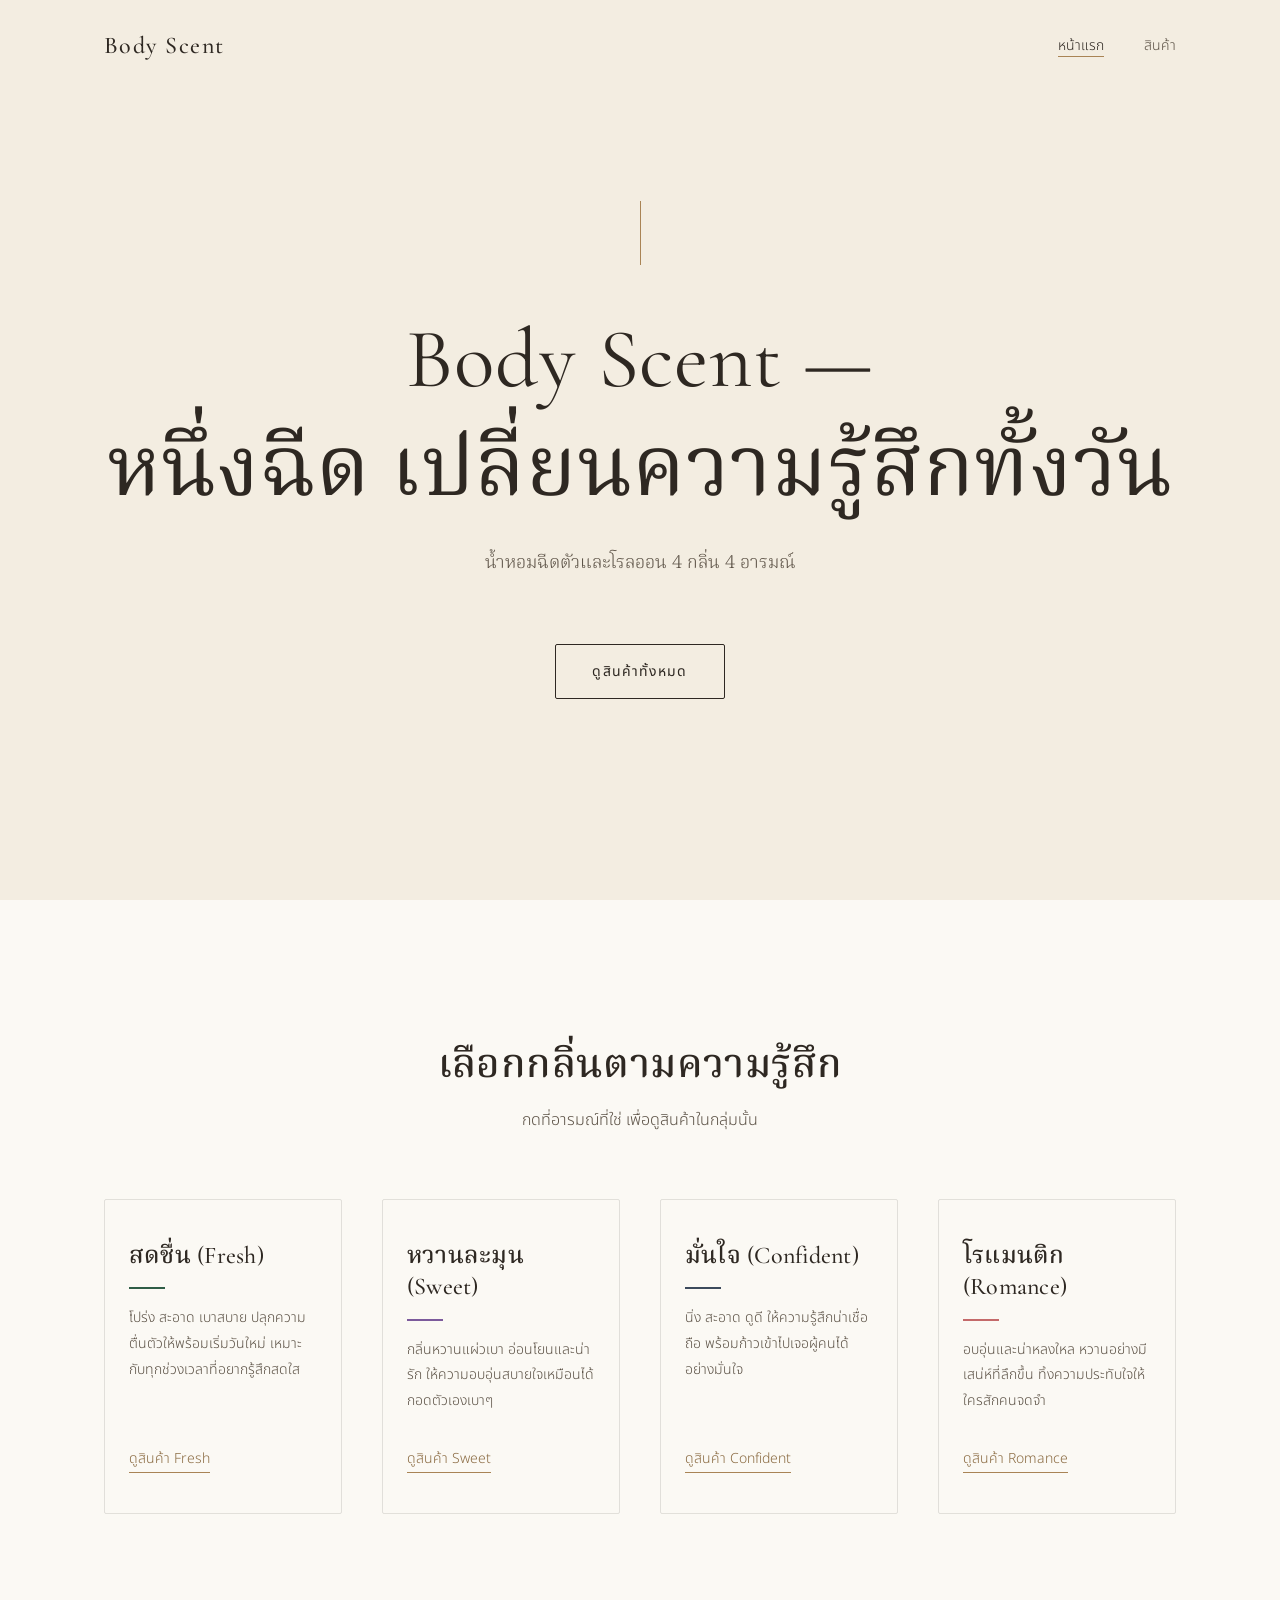
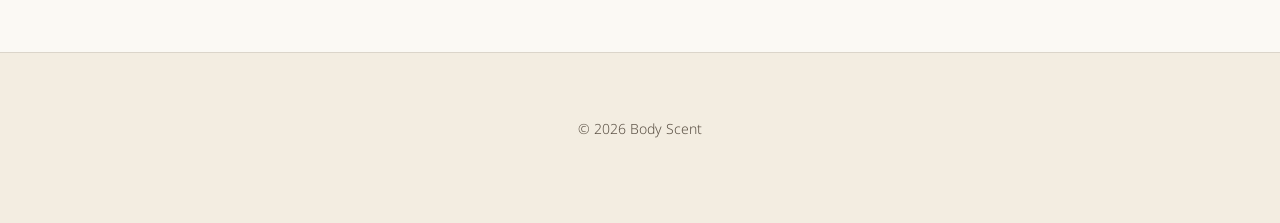
<file: index.html>
<!DOCTYPE html>
<html lang="th">
<head>
  <meta charset="UTF-8">
  <meta name="viewport" content="width=device-width, initial-scale=1">
  <title>Body Scent — หนึ่งฉีด เปลี่ยนความรู้สึกทั้งวัน</title>
  <meta name="description" content="Body Scent น้ำหอมฉีดตัวและโรลออน 4 กลิ่น 4 อารมณ์ สดชื่น หวานละมุน มั่นใจ และโรแมนติก">
  <link rel="stylesheet" href="style.css">
</head>
<body>

  <header class="site-header site-header--overlay">
    <div class="container">
      <a class="brand" href="index.html">Body Scent</a>
      <ul class="site-nav">
        <li><a href="index.html" aria-current="page">หน้าแรก</a></li>
        <li><a href="product.html">สินค้า</a></li>
      </ul>
    </div>
  </header>

  <main>
    <section class="hero">
      <div class="container">
        <span class="hero__rule" aria-hidden="true"></span>
        <h1 class="hero__title">
          <span>Body Scent —</span>
          <span>หนึ่งฉีด เปลี่ยนความรู้สึกทั้งวัน</span>
        </h1>
        <p class="hero__sub">น้ำหอมฉีดตัวและโรลออน 4 กลิ่น 4 อารมณ์</p>
        <a class="btn" href="product.html">ดูสินค้าทั้งหมด</a>
      </div>
    </section>

    <section class="section" id="moods">
      <div class="container">
        <div class="section-head text-center">
          <h2>เลือกกลิ่นตามความรู้สึก</h2>
          <p>กดที่อารมณ์ที่ใช่ เพื่อดูสินค้าในกลุ่มนั้น</p>
        </div>

        <div class="grid grid--4">
          <a class="mood-card mood-fresh" href="product.html?mood=fresh">
            <h3 class="mood-rule">สดชื่น (Fresh)</h3>
            <p>โปร่ง สะอาด เบาสบาย ปลุกความตื่นตัวให้พร้อมเริ่มวันใหม่ เหมาะกับทุกช่วงเวลาที่อยากรู้สึกสดใส</p>
            <span class="mood-card__more">ดูสินค้า Fresh</span>
          </a>

          <a class="mood-card mood-sweet" href="product.html?mood=sweet">
            <h3 class="mood-rule">หวานละมุน (Sweet)</h3>
            <p>กลิ่นหวานแผ่วเบา อ่อนโยนและน่ารัก ให้ความอบอุ่นสบายใจเหมือนได้กอดตัวเองเบาๆ</p>
            <span class="mood-card__more">ดูสินค้า Sweet</span>
          </a>

          <a class="mood-card mood-confident" href="product.html?mood=confident">
            <h3 class="mood-rule">มั่นใจ (Confident)</h3>
            <p>นิ่ง สะอาด ดูดี ให้ความรู้สึกน่าเชื่อถือ พร้อมก้าวเข้าไปเจอผู้คนได้อย่างมั่นใจ</p>
            <span class="mood-card__more">ดูสินค้า Confident</span>
          </a>

          <a class="mood-card mood-romance" href="product.html?mood=romance">
            <h3 class="mood-rule">โรแมนติก (Romance)</h3>
            <p>อบอุ่นและน่าหลงใหล หวานอย่างมีเสน่ห์ที่ลึกขึ้น ทิ้งความประทับใจให้ใครสักคนจดจำ</p>
            <span class="mood-card__more">ดูสินค้า Romance</span>
          </a>
        </div>
      </div>
    </section>
  </main>

  <footer class="site-footer">
    <div class="container text-center">
      <p>&copy; 2026 Body Scent</p>
    </div>
  </footer>

  <script src="script.js"></script>
</body>
</html>
</file>
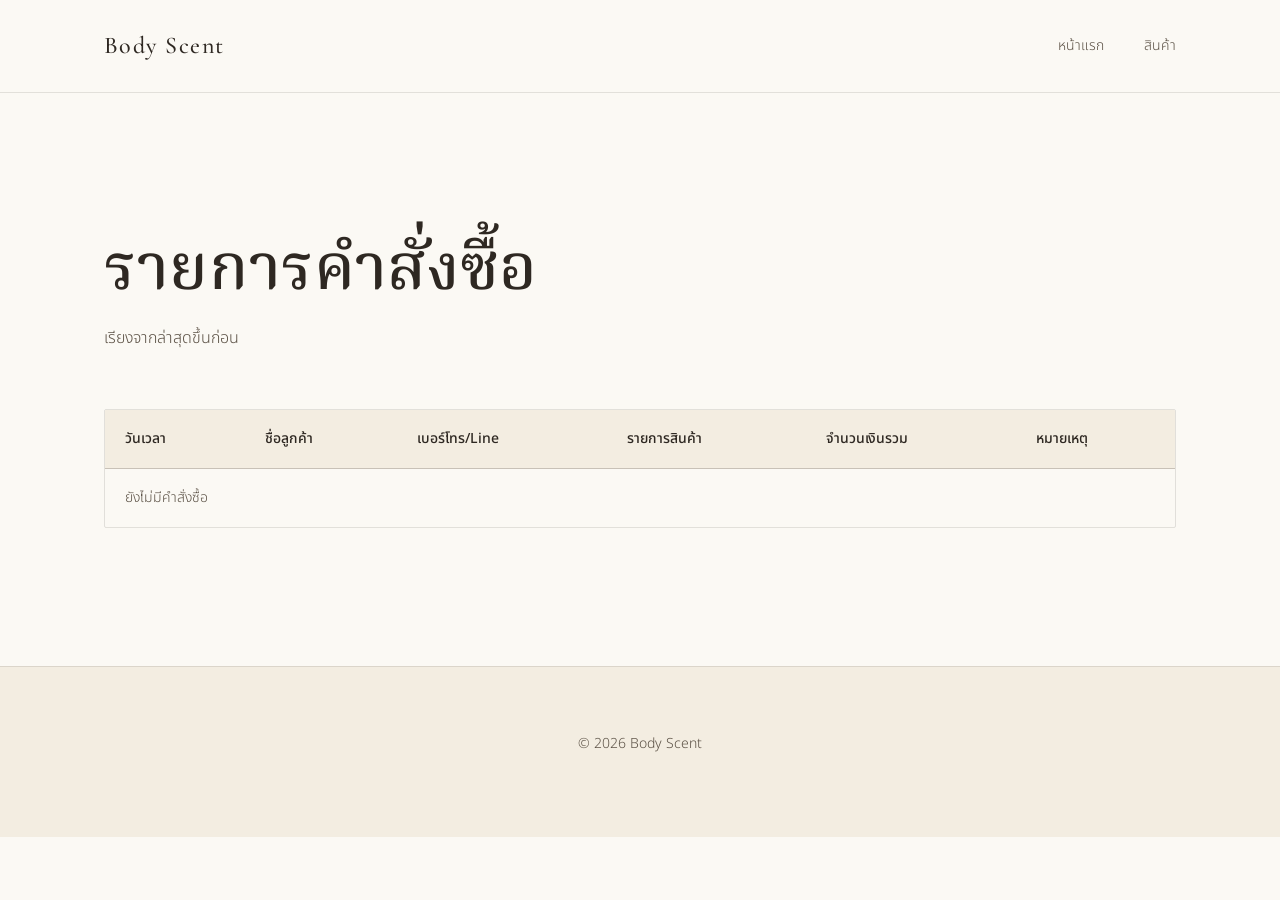
<file: admin.html>
<!DOCTYPE html>
<html lang="th">
<head>
  <meta charset="UTF-8">
  <meta name="viewport" content="width=device-width, initial-scale=1">
  <meta name="robots" content="noindex">
  <title>รายการคำสั่งซื้อ — Body Scent</title>
  <link rel="stylesheet" href="style.css">
</head>
<body>

  <header class="site-header">
    <div class="container">
      <a class="brand" href="index.html">Body Scent</a>
      <ul class="site-nav">
        <li><a href="index.html">หน้าแรก</a></li>
        <li><a href="product.html">สินค้า</a></li>
      </ul>
    </div>
  </header>

  <main>
    <section class="page-header">
      <div class="container">
        <h1>รายการคำสั่งซื้อ</h1>
        <p>เรียงจากล่าสุดขึ้นก่อน</p>
      </div>
    </section>

    <section class="section section--flush-top">
      <div class="container">
        <div class="table-wrap">
          <table id="ordersTable" class="table">
            <thead>
              <tr>
                <th>วันเวลา</th>
                <th>ชื่อลูกค้า</th>
                <th>เบอร์โทร/Line</th>
                <th>รายการสินค้า</th>
                <th>จำนวนเงินรวม</th>
                <th>หมายเหตุ</th>
              </tr>
            </thead>
            <tbody></tbody>
          </table>
        </div>
      </div>
    </section>
  </main>

  <footer class="site-footer">
    <div class="container text-center">
      <p>&copy; 2026 Body Scent</p>
    </div>
  </footer>

  <script src="script.js"></script>
</body>
</html>
</file>
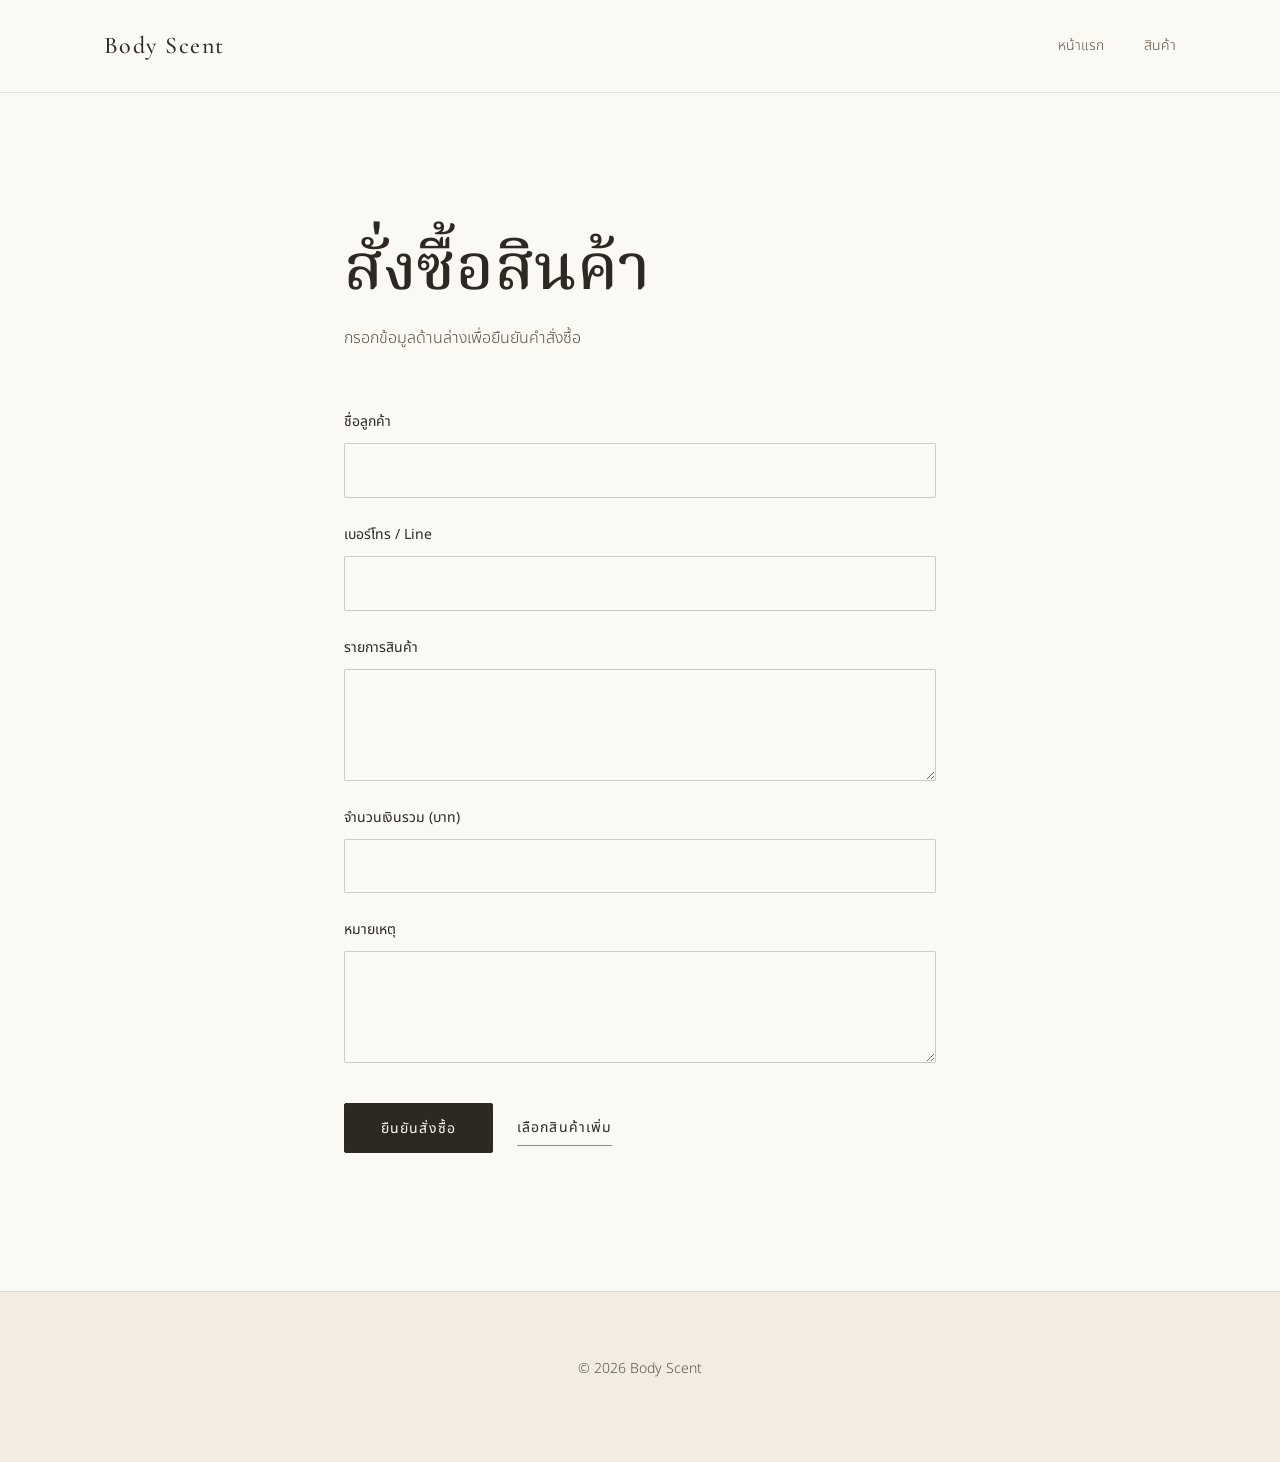
<file: order.html>
<!DOCTYPE html>
<html lang="th">
<head>
  <meta charset="UTF-8">
  <meta name="viewport" content="width=device-width, initial-scale=1">
  <title>สั่งซื้อสินค้า — Body Scent</title>
  <link rel="stylesheet" href="style.css">
</head>
<body>

  <header class="site-header">
    <div class="container">
      <a class="brand" href="index.html">Body Scent</a>
      <ul class="site-nav">
        <li><a href="index.html">หน้าแรก</a></li>
        <li><a href="product.html">สินค้า</a></li>
      </ul>
    </div>
  </header>

  <main>
    <section class="page-header">
      <div class="container container--narrow">
        <h1>สั่งซื้อสินค้า</h1>
        <p>กรอกข้อมูลด้านล่างเพื่อยืนยันคำสั่งซื้อ</p>
      </div>
    </section>

    <section class="section section--flush-top">
      <div class="container container--narrow">
        <form id="orderForm" class="form">
          <div class="field">
            <label for="customerName">ชื่อลูกค้า</label>
            <input type="text" id="customerName" name="customerName" autocomplete="name" required>
          </div>

          <div class="field">
            <label for="contact">เบอร์โทร / Line</label>
            <input type="text" id="contact" name="contact" autocomplete="tel" required>
          </div>

          <div class="field">
            <label for="items">รายการสินค้า</label>
            <textarea id="items" name="items" required></textarea>
          </div>

          <div class="field">
            <label for="total">จำนวนเงินรวม (บาท)</label>
            <input type="text" id="total" name="total" inputmode="numeric" pattern="[0-9]*" required>
          </div>

          <div class="field">
            <label for="note">หมายเหตุ</label>
            <textarea id="note" name="note"></textarea>
          </div>

          <div class="form__actions">
            <button type="submit" class="btn btn--solid">ยืนยันสั่งซื้อ</button>
            <a class="btn btn--text" href="product.html">เลือกสินค้าเพิ่ม</a>
          </div>
        </form>
      </div>
    </section>
  </main>

  <footer class="site-footer">
    <div class="container text-center">
      <p>&copy; 2026 Body Scent</p>
    </div>
  </footer>

  <script src="script.js"></script>
</body>
</html>
</file>
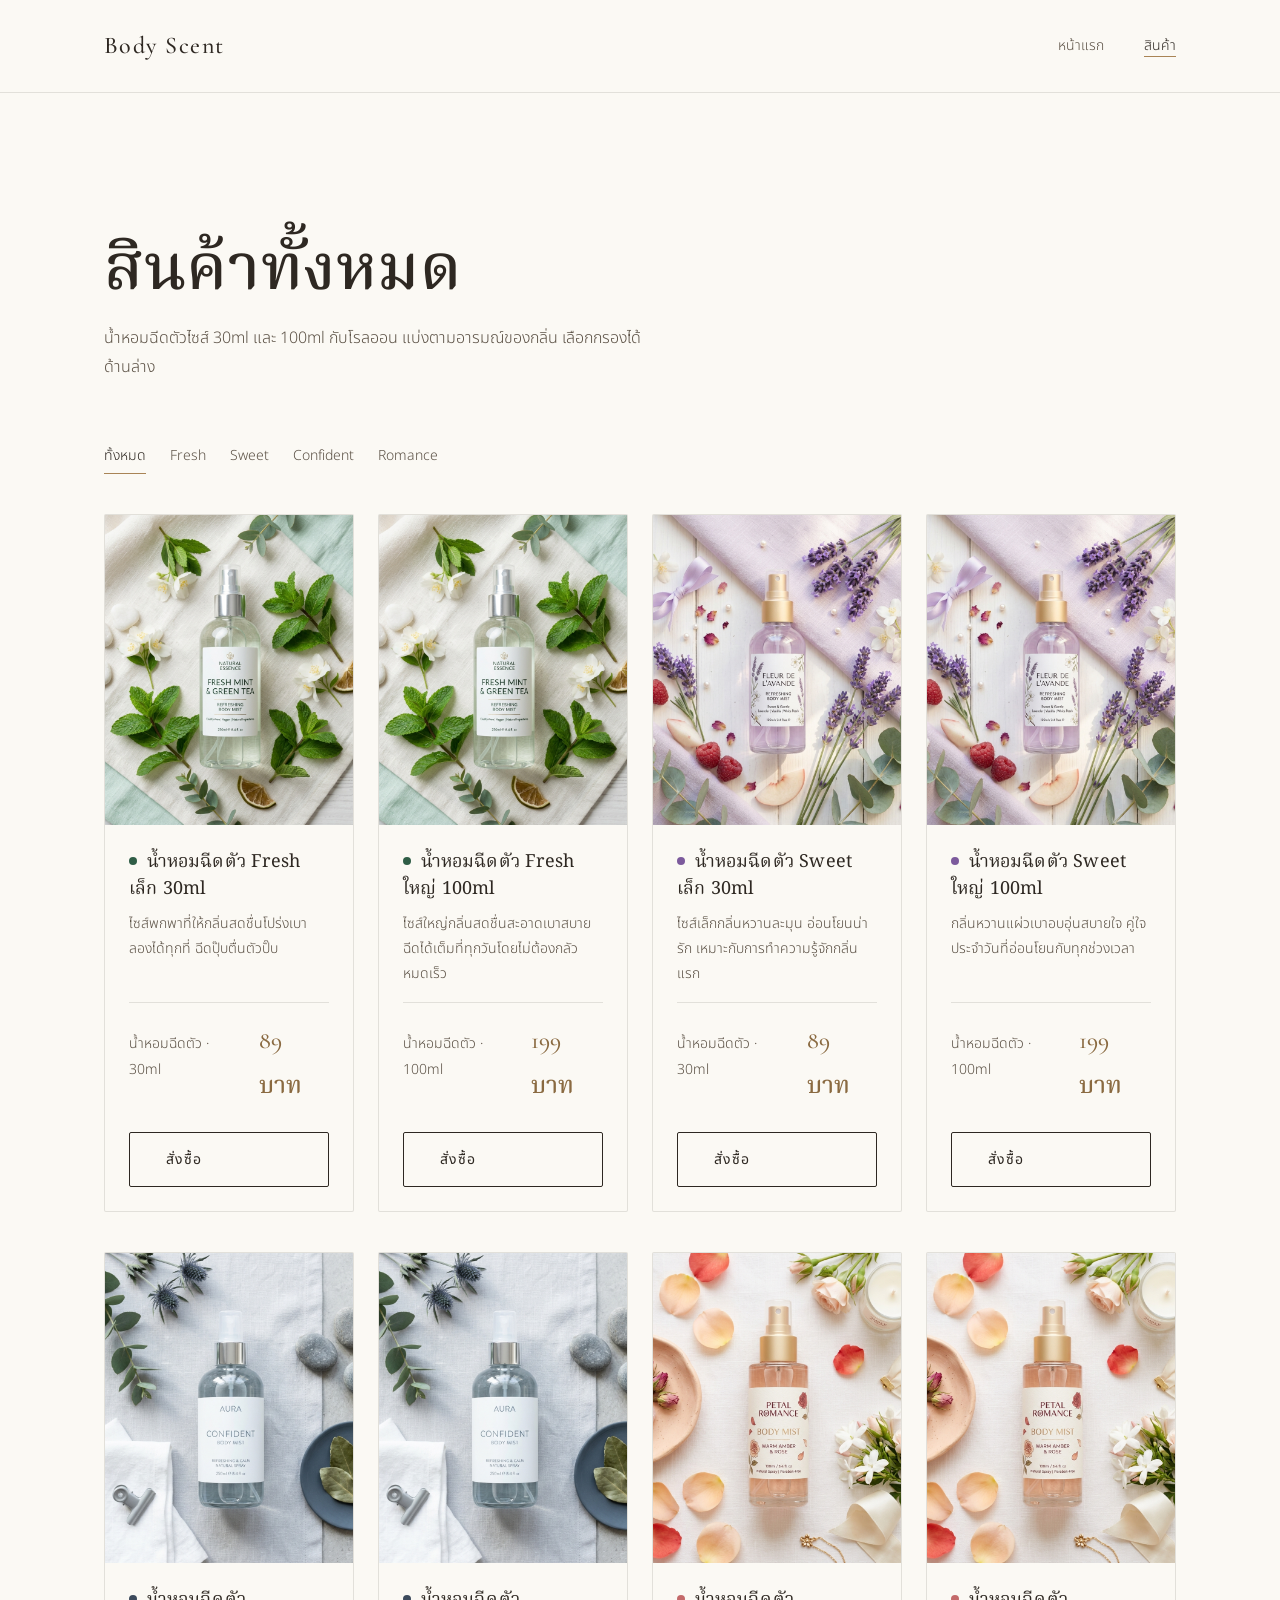
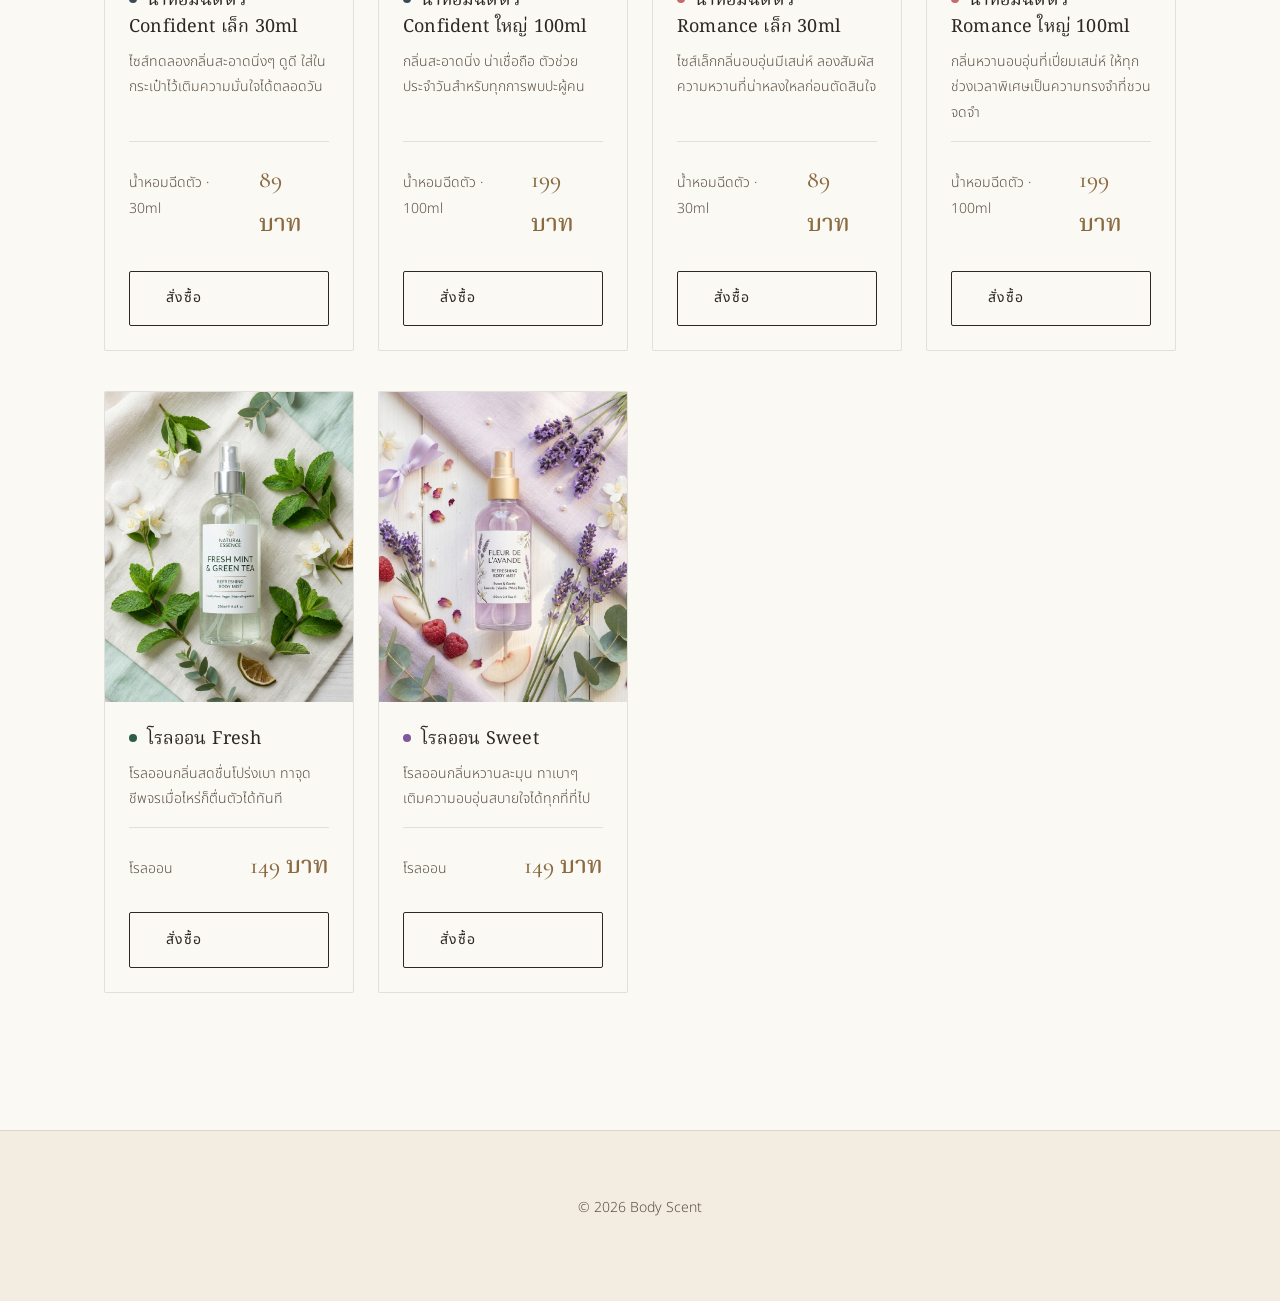
<file: product.html>
<!DOCTYPE html>
<html lang="th">
<head>
  <meta charset="UTF-8">
  <meta name="viewport" content="width=device-width, initial-scale=1">
  <title>สินค้าทั้งหมด — Body Scent</title>
  <meta name="description" content="น้ำหอมฉีดตัว 30ml และ 100ml และโรลออน จาก Body Scent เลือกกรองตามอารมณ์ได้">
  <link rel="stylesheet" href="style.css">
</head>
<body>

  <header class="site-header">
    <div class="container">
      <a class="brand" href="index.html">Body Scent</a>
      <ul class="site-nav">
        <li><a href="index.html">หน้าแรก</a></li>
        <li><a href="product.html" aria-current="page">สินค้า</a></li>
      </ul>
    </div>
  </header>

  <main>
    <section class="page-header">
      <div class="container">
        <h1>สินค้าทั้งหมด</h1>
        <p>น้ำหอมฉีดตัวไซส์ 30ml และ 100ml กับโรลออน แบ่งตามอารมณ์ของกลิ่น เลือกกรองได้ด้านล่าง</p>
      </div>
    </section>

    <section class="section section--flush-top">
      <div class="container">
        <div id="filter-bar" class="filter"></div>
        <div id="product-list" class="product-grid"></div>
      </div>
    </section>
  </main>

  <footer class="site-footer">
    <div class="container text-center">
      <p>&copy; 2026 Body Scent</p>
    </div>
  </footer>

  <script src="script.js"></script>
</body>
</html>
</file>
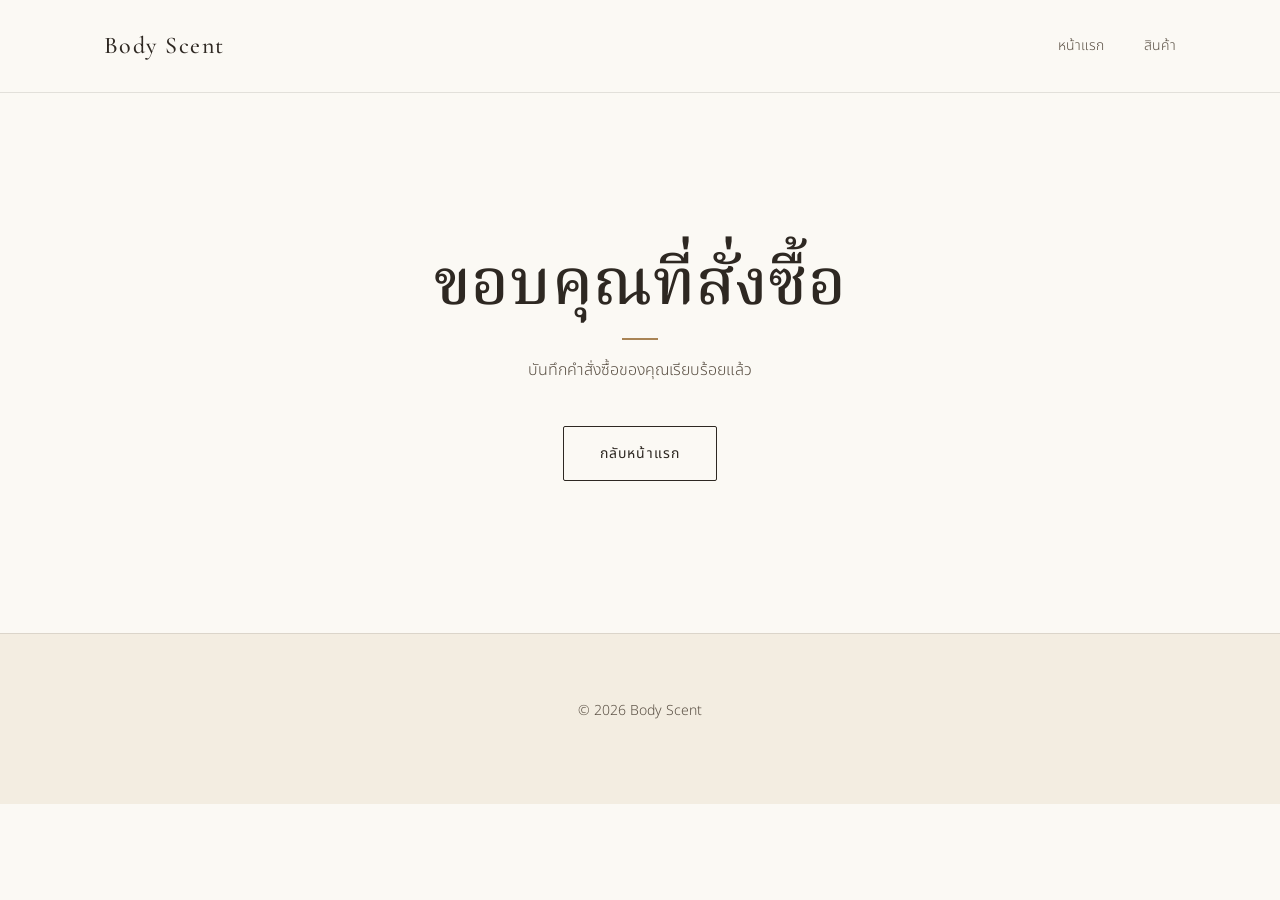
<file: thankyou.html>
<!DOCTYPE html>
<html lang="th">
<head>
  <meta charset="UTF-8">
  <meta name="viewport" content="width=device-width, initial-scale=1">
  <title>ขอบคุณที่สั่งซื้อ — Body Scent</title>
  <link rel="stylesheet" href="style.css">
</head>
<body>

  <header class="site-header">
    <div class="container">
      <a class="brand" href="index.html">Body Scent</a>
      <ul class="site-nav">
        <li><a href="index.html">หน้าแรก</a></li>
        <li><a href="product.html">สินค้า</a></li>
      </ul>
    </div>
  </header>

  <main>
    <section class="centered-page">
      <div class="container container--narrow">
        <h1 class="mood-rule text-center">ขอบคุณที่สั่งซื้อ</h1>
        <p>บันทึกคำสั่งซื้อของคุณเรียบร้อยแล้ว</p>
        <a class="btn" href="index.html">กลับหน้าแรก</a>
      </div>
    </section>
  </main>

  <footer class="site-footer">
    <div class="container text-center">
      <p>&copy; 2026 Body Scent</p>
    </div>
  </footer>

  <script src="script.js"></script>
</body>
</html>
</file>
<file: style.css>
/* ==========================================================
   Body Scent — shared theme (premium, minimal, warm neutral)
   Palette: ivory / cream / sand / taupe, bronze accent.
   Mood colors are small touches only (dots and short rules).

   Utility classes for the HTML step:
   .container  .section  .section--cream  .section--sand
   .stack  .grid  .eyebrow-free headings: h1 h2 h3
   .btn  .btn--solid  .btn--text
   .mood-dot  .mood-rule  + mood modifier: .mood-fresh / .mood-sweet /
     .mood-confident / .mood-romance (set --mood on any element)
   .product-grid  .product-card  .product-card__media/__body/__meta
   .price  .filter  .filter__item  (.is-active)
   .site-header  .site-nav  .site-footer  .divider
   ========================================================== */

@import url("https://fonts.googleapis.com/css2?family=Cormorant+Garamond:ital,wght@0,400;0,500;0,600;1,400&family=Noto+Sans+Thai:wght@300;400;500&family=Noto+Serif+Thai:wght@300;400;500&display=swap");

/* ---------- Tokens ---------- */
:root {
  /* Base palette */
  --ivory: #fbf9f4;
  --cream: #f3ede1;
  --sand: #e6dcc9;
  --taupe: #8a7a66;
  --ink: #2e2822;
  --ink-soft: #5b5145;

  /* Accent (soft gold / bronze) */
  --bronze: #a98455;
  --bronze-deep: #8a6a41;

  /* Mood touches */
  --fresh: #2f5d46;
  --sweet: #7c5a9c;
  --confident: #3c4a5c;
  --romance: #c46a6a;

  /* Semantic */
  --bg: var(--ivory);
  --surface: var(--cream);
  --text: var(--ink);
  --text-muted: var(--ink-soft);
  --line: rgba(46, 40, 34, 0.22);
  --line-soft: rgba(46, 40, 34, 0.12);
  --focus: var(--bronze-deep);

  /* Type */
  --font-serif: "Cormorant Garamond", "Noto Serif Thai", "Times New Roman", serif;
  --font-serif-th: "Noto Serif Thai", "Cormorant Garamond", "Times New Roman", serif;
  --font-sans: "Noto Sans Thai", "Helvetica Neue", Arial, sans-serif;

  /* Type scale */
  --fs-sm: 0.875rem;
  --fs-base: 1rem;
  --fs-md: 1.125rem;
  --fs-lg: 1.5rem;
  --fs-xl: clamp(1.75rem, 1.4rem + 1.6vw, 2.5rem);
  --fs-2xl: clamp(2.25rem, 1.6rem + 3vw, 4rem);

  /* Spacing */
  --space-1: 0.5rem;
  --space-2: 1rem;
  --space-3: 1.5rem;
  --space-4: 2.5rem;
  --space-5: 4rem;
  --space-6: clamp(4.5rem, 3rem + 7vw, 9rem);

  --container: 1120px;
  --radius: 2px;
  --ease: 200ms ease;
}

/* ---------- Reset / base ---------- */
*,
*::before,
*::after {
  box-sizing: border-box;
}

html {
  -webkit-text-size-adjust: 100%;
  scroll-behavior: smooth;
}

body {
  margin: 0;
  background: var(--bg);
  color: var(--text);
  font-family: var(--font-sans);
  font-size: var(--fs-base);
  font-weight: 300;
  line-height: 1.85;
  -webkit-font-smoothing: antialiased;
}

img {
  display: block;
  max-width: 100%;
  height: auto;
}

a {
  color: inherit;
  text-decoration-color: var(--bronze);
  text-underline-offset: 0.25em;
}

a:hover {
  color: var(--bronze-deep);
}

:focus-visible {
  outline: 1px solid var(--focus);
  outline-offset: 4px;
}

::selection {
  background: var(--sand);
}

/* ---------- Typography ---------- */
h1,
h2,
h3 {
  margin: 0 0 var(--space-2);
  font-family: var(--font-serif);
  font-weight: 500;
  line-height: 1.3;
  letter-spacing: 0.01em;
  color: var(--ink);
}

h1 {
  font-size: var(--fs-2xl);
  line-height: 1.2;
}

h2 {
  font-size: var(--fs-xl);
}

h3 {
  font-size: var(--fs-lg);
}

p {
  margin: 0 0 var(--space-2);
  max-width: 62ch;
  color: var(--text-muted);
}

.lead {
  font-family: var(--font-serif-th);
  font-size: var(--fs-md);
  font-weight: 300;
  line-height: 1.9;
  color: var(--text);
}

.text-center {
  text-align: center;
}

.text-center p {
  margin-left: auto;
  margin-right: auto;
}

/* ---------- Layout ---------- */
.container {
  width: 100%;
  max-width: var(--container);
  margin: 0 auto;
  padding: 0 var(--space-3);
}

.section {
  padding: var(--space-6) 0;
}

.section--cream {
  background: var(--cream);
}

.section--sand {
  background: var(--sand);
}

.stack > * + * {
  margin-top: var(--space-3);
}

.grid {
  display: grid;
  gap: var(--space-4);
}

.grid--2 {
  grid-template-columns: repeat(2, minmax(0, 1fr));
}

.grid--4 {
  grid-template-columns: repeat(4, minmax(0, 1fr));
}

.divider {
  height: 1px;
  margin: var(--space-5) 0;
  border: 0;
  background: var(--line-soft);
}

/* ---------- Mood touches (small only) ---------- */
.mood-fresh {
  --mood: var(--fresh);
}

.mood-sweet {
  --mood: var(--sweet);
}

.mood-confident {
  --mood: var(--confident);
}

.mood-romance {
  --mood: var(--romance);
}

/* Small dot, e.g. beside a name or icon */
.mood-dot::before {
  content: "";
  display: inline-block;
  width: 0.5rem;
  height: 0.5rem;
  margin-right: 0.6rem;
  border-radius: 50%;
  background: var(--mood, var(--bronze));
  vertical-align: 0.1em;
}

/* Short rule under a heading */
.mood-rule::after {
  content: "";
  display: block;
  width: 2.25rem;
  height: 2px;
  margin-top: var(--space-2);
  background: var(--mood, var(--bronze));
}

.text-center.mood-rule::after {
  margin-left: auto;
  margin-right: auto;
}

/* ---------- Buttons (thin line, soft dark) ---------- */
.btn {
  display: inline-block;
  padding: 0.85rem 2.25rem;
  border: 1px solid var(--ink);
  border-radius: var(--radius);
  background: transparent;
  color: var(--ink);
  font-family: var(--font-sans);
  font-size: var(--fs-sm);
  font-weight: 400;
  letter-spacing: 0.08em;
  text-decoration: none;
  cursor: pointer;
  transition: background var(--ease), color var(--ease), border-color var(--ease);
}

.btn:hover {
  border-color: var(--bronze-deep);
  background: var(--bronze-deep);
  color: var(--ivory);
}

.btn--solid {
  background: var(--ink);
  color: var(--ivory);
}

.btn--solid:hover {
  border-color: var(--bronze-deep);
  background: var(--bronze-deep);
}

.btn--text {
  padding: 0.25rem 0;
  border: 0;
  border-bottom: 1px solid var(--bronze);
  border-radius: 0;
}

.btn--text:hover {
  background: transparent;
  color: var(--bronze-deep);
  border-bottom-color: var(--bronze-deep);
}

/* ---------- Header / nav / footer ---------- */
.site-header {
  padding: var(--space-3) 0;
  border-bottom: 1px solid var(--line-soft);
  background: var(--bg);
}

.site-header .container {
  display: flex;
  align-items: center;
  justify-content: space-between;
  gap: var(--space-3);
}

.brand {
  font-family: var(--font-serif);
  font-size: var(--fs-lg);
  font-weight: 500;
  letter-spacing: 0.06em;
  text-decoration: none;
  color: var(--ink);
}

.site-nav {
  display: flex;
  flex-wrap: wrap;
  gap: var(--space-4);
  margin: 0;
  padding: 0;
  list-style: none;
  font-size: var(--fs-sm);
}

.site-nav a {
  text-decoration: none;
  color: var(--ink-soft);
}

.site-nav a:hover {
  color: var(--bronze-deep);
}

.site-footer {
  padding: var(--space-5) 0;
  border-top: 1px solid var(--line-soft);
  background: var(--cream);
  color: var(--text-muted);
  font-size: var(--fs-sm);
}

/* ---------- Filter (mood / type) ---------- */
.filter {
  display: flex;
  flex-wrap: wrap;
  gap: var(--space-1) var(--space-3);
  margin: 0 0 var(--space-4);
  padding: 0;
  list-style: none;
}

.filter__item {
  padding: 0.25rem 0;
  border: 0;
  border-bottom: 1px solid transparent;
  background: none;
  color: var(--ink-soft);
  font: inherit;
  font-size: var(--fs-sm);
  cursor: pointer;
  transition: color var(--ease), border-color var(--ease);
}

.filter__item:hover {
  color: var(--ink);
}

.filter__item.is-active {
  color: var(--ink);
  border-bottom-color: var(--bronze);
}

/* ---------- Product cards (no filled color, thin border) ---------- */
.product-grid {
  display: grid;
  grid-template-columns: repeat(4, minmax(0, 1fr));
  gap: var(--space-4) var(--space-3);
}

.product-card {
  display: flex;
  flex-direction: column;
  border: 1px solid var(--line-soft);
  border-radius: var(--radius);
  background: var(--ivory);
  transition: border-color var(--ease);
}

.product-card:hover {
  border-color: var(--line);
}

.product-card__media {
  aspect-ratio: 4 / 5;
  overflow: hidden;
  background: var(--cream);
}

.product-card__media img {
  width: 100%;
  height: 100%;
  object-fit: cover;
}

.product-card__body {
  display: flex;
  flex: 1;
  flex-direction: column;
  padding: var(--space-3);
}

.product-card__title {
  margin: 0 0 var(--space-1);
  font-family: var(--font-serif-th);
  font-size: var(--fs-md);
  font-weight: 400;
  line-height: 1.5;
}

.product-card__desc {
  flex: 1;
  margin: 0 0 var(--space-2);
  font-size: var(--fs-sm);
  line-height: 1.8;
}

.product-card__meta {
  display: flex;
  align-items: baseline;
  justify-content: space-between;
  gap: var(--space-2);
  padding-top: var(--space-2);
  border-top: 1px solid var(--line-soft);
  font-size: var(--fs-sm);
  color: var(--text-muted);
}

.price {
  font-family: var(--font-serif);
  font-size: var(--fs-lg);
  font-weight: 500;
  color: var(--bronze-deep);
}

/* ---------- Responsive ---------- */
@media (max-width: 1024px) {
  .product-grid,
  .grid--4 {
    grid-template-columns: repeat(2, minmax(0, 1fr));
  }
}

@media (max-width: 640px) {
  body {
    line-height: 1.8;
  }

  .container {
    padding: 0 var(--space-2);
  }

  .section {
    padding: var(--space-5) 0;
  }

  .grid--2,
  .grid--4 {
    grid-template-columns: 1fr;
  }

  .product-grid {
    grid-template-columns: repeat(2, minmax(0, 1fr));
    gap: var(--space-3) var(--space-2);
  }

  .product-card__body {
    padding: var(--space-2);
  }

  .site-header .container {
    flex-direction: column;
    align-items: flex-start;
  }

  .site-nav {
    gap: var(--space-3);
  }

  .btn {
    width: 100%;
    text-align: center;
  }
}

@media (max-width: 400px) {
  .product-grid {
    grid-template-columns: 1fr;
  }
}

/* ---------- Motion preferences ---------- */
@media (prefers-reduced-motion: reduce) {
  html {
    scroll-behavior: auto;
  }

  *,
  *::before,
  *::after {
    transition-duration: 0.01ms !important;
    animation-duration: 0.01ms !important;
  }
}

/* ==========================================================
   Page components: hero, mood cards, page header
   (added for index.html and product.html)
   ========================================================== */

.site-nav a[aria-current="page"] {
  color: var(--ink);
  border-bottom: 1px solid var(--bronze);
}

.site-header--overlay {
  position: absolute;
  top: 0;
  right: 0;
  left: 0;
  z-index: 2;
  border-bottom: 0;
  background: transparent;
}

/* Hero */
.hero {
  display: flex;
  align-items: center;
  justify-content: center;
  min-height: 100vh;
  min-height: 100svh;
  padding: var(--space-6) 0;
  background: var(--cream);
  text-align: center;
}

.hero__rule {
  display: block;
  width: 1px;
  height: 4rem;
  margin: 0 auto var(--space-4);
  background: var(--bronze);
}

.hero__title {
  max-width: 14em;
  margin: 0 auto var(--space-3);
  font-size: clamp(2.5rem, 1.4rem + 5vw, 5.25rem);
  font-weight: 400;
  line-height: 1.3;
}

.hero__title span {
  display: block;
}

.hero__sub {
  margin: 0 auto var(--space-5);
  font-family: var(--font-serif-th);
  font-size: var(--fs-md);
}

/* Mood cards */
.section-head {
  margin-bottom: var(--space-5);
}

.mood-card {
  display: flex;
  flex-direction: column;
  padding: var(--space-4) var(--space-3);
  border: 1px solid var(--line-soft);
  border-radius: var(--radius);
  background: transparent;
  color: inherit;
  text-decoration: none;
  transition: border-color var(--ease);
}

.mood-card:hover {
  border-color: var(--line);
  color: inherit;
}

.mood-card h3 {
  margin-bottom: var(--space-2);
}

.mood-card p {
  flex: 1;
  font-size: var(--fs-sm);
}

.mood-card__more {
  align-self: flex-start;
  margin-top: var(--space-2);
  border-bottom: 1px solid var(--bronze);
  color: var(--bronze-deep);
  font-size: var(--fs-sm);
}

/* Inner page header */
.page-header {
  padding: var(--space-6) 0 var(--space-4);
}

.section--flush-top {
  padding-top: 0;
}

.product-grid > p {
  grid-column: 1 / -1;
}

@media (max-width: 640px) {
  .hero__rule {
    height: 3rem;
  }

  .site-header--overlay .container {
    align-items: center;
    flex-direction: row;
  }
}

/* ==========================================================
   Forms, tables, simple centered pages
   (order.html, thankyou.html, admin.html)
   ========================================================== */

.container--narrow {
  max-width: 640px;
}

/* Form */
.form {
  display: grid;
  gap: var(--space-3);
}

.field {
  display: flex;
  flex-direction: column;
  gap: 0.5rem;
}

.field label {
  color: var(--ink);
  font-size: var(--fs-sm);
  font-weight: 400;
}

.field input,
.field textarea {
  width: 100%;
  padding: 0.85rem 1rem;
  border: 1px solid var(--line);
  border-radius: var(--radius);
  background: var(--ivory);
  color: var(--ink);
  font: inherit;
  font-weight: 300;
  line-height: 1.6;
  transition: border-color var(--ease);
}

.field textarea {
  min-height: 7rem;
  resize: vertical;
}

.field input:hover,
.field textarea:hover {
  border-color: var(--taupe);
}

.field input:focus-visible,
.field textarea:focus-visible {
  border-color: var(--bronze-deep);
  outline: 1px solid var(--bronze-deep);
  outline-offset: 0;
}

.form__actions {
  display: flex;
  flex-wrap: wrap;
  align-items: center;
  gap: var(--space-3);
  margin-top: var(--space-2);
}

/* Centered simple page (thank you) */
.centered-page {
  display: flex;
  align-items: center;
  justify-content: center;
  min-height: 60vh;
  padding: var(--space-6) 0;
  text-align: center;
}

.centered-page p {
  margin-right: auto;
  margin-left: auto;
  margin-bottom: var(--space-4);
}

/* Table */
.table-wrap {
  overflow-x: auto;
  border: 1px solid var(--line-soft);
  border-radius: var(--radius);
}

.table {
  width: 100%;
  min-width: 760px;
  border-collapse: collapse;
  font-size: var(--fs-sm);
}

.table th,
.table td {
  padding: 1rem 1.25rem;
  border-bottom: 1px solid var(--line-soft);
  text-align: left;
  vertical-align: top;
}

.table th {
  border-bottom-color: var(--line);
  background: var(--cream);
  color: var(--ink);
  font-weight: 500;
  white-space: nowrap;
}

.table tbody tr:last-child td {
  border-bottom: 0;
}

.table td {
  color: var(--text-muted);
}
</file>
